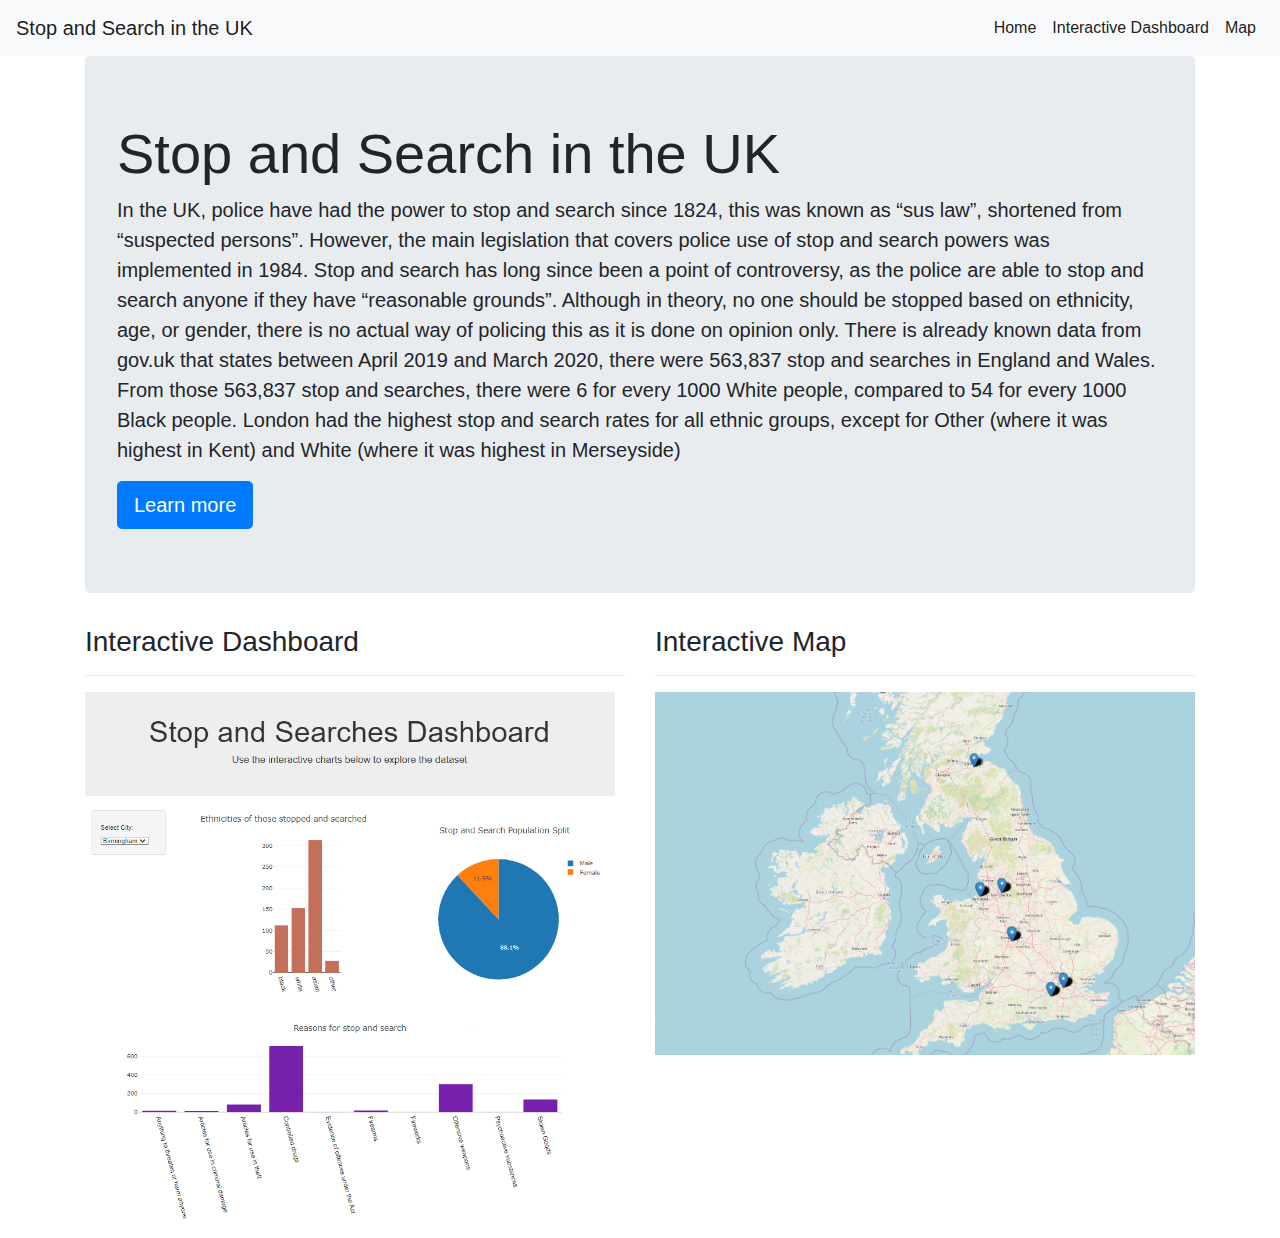
<file: templates/index.html>
<html lang="en">

<head>
  <meta charset="UTF-8">
  <title>Stop and Search in the UK</title>
  <link rel="stylesheet" href="https://stackpath.bootstrapcdn.com/bootstrap/4.3.1/css/bootstrap.min.css" integrity="sha384-ggOyR0iXCbMQv3Xipma34MD+dH/1fQ784/j6cY/iJTQUOhcWr7x9JvoRxT2MZw1T" crossorigin="anonymous">
  <link rel="stylesheet" href="../static/css/style.css">
</head>
<body>
  <nav class="navbar navbar-expand-lg navbar-light bg-light">
    <a class="navbar-brand" href="/">Stop and Search in the UK</a>
    <button class="navbar-toggler" type="button" data-toggle="collapse" data-target="#navbarSupportedContent" aria-controls="navbarSupportedContent" aria-expanded="false" aria-label="Toggle navigation">
      <span class="navbar-toggler-icon"></span>
    </button>

    <div class="collapse navbar-collapse" id="navbarSupportedContent">
      <ul class="navbar-nav ml-auto">
        <li class="nav-item active">
          <a class="nav-link" href="/">Home <span class="sr-only">(current)</span></a>
        </li>
        <li class="nav-item active">
          <a class="nav-link" href="/dashboard">Interactive Dashboard<span class="sr-only">(current)</span></a>
        </li>
        <li class="nav-item active">
          <a class="nav-link" href="/maps">Map<span class="sr-only">(current)</span></a>
        </li>
      </ul>
    </div>
  </nav>

  <div class="container">
    <div class="jumbotron">
      <h1 class="display-4">Stop and Search in the UK</h1>
      <p class="lead"> In the UK, police have had the power to stop and search since 1824, this was known as “sus law”, shortened from “suspected persons”. 
        However, the main legislation that covers police use of stop and search powers was implemented in 1984. Stop and search has long since been a point 
        of controversy, as the police are able to stop and search anyone if they have “reasonable grounds”. Although in theory, no one should be stopped based 
        on ethnicity, age, or gender, there is no actual way of policing this as it is done on opinion only. There is already known data from gov.uk that states
        between April 2019 and March 2020, there were 563,837 stop and searches in England and Wales. From those 563,837 stop and searches, there were 6 for every 
        1000 White people, compared to 54 for every 1000 Black people. London had the highest stop and search rates for all ethnic groups, except for Other (where 
        it was highest in Kent) and White (where it was highest in Merseyside)</p>
      <a class="btn btn-primary btn-lg" href="https://www.ethnicity-facts-figures.service.gov.uk/crime-justice-and-the-law/policing/stop-and-search/latest#download-the-data%E2%80%99" target="_blank" role="button">Learn more</a>
    </div>
  </div>

  <div class="container">
    <div class="row">
      <div class="col-6">
        <h3>Interactive Dashboard</h3>
        <hr>
        <a href="/dashboard">
          <img class="img-multimedia" src="../static/images/dashboard.png">
        </a>
      </div>
      <div class="col-6">
        <h3>Interactive Map</h3>
        <hr>
        <a href="/maps">
          <img class="img-multimedia" src="../static/images/map.png">
        </a>
      </div>
    </div>
  </div>

<script src="https://code.jquery.com/jquery-3.3.1.slim.min.js" integrity="sha384-q8i/X+965DzO0rT7abK41JStQIAqVgRVzpbzo5smXKp4YfRvH+8abtTE1Pi6jizo" crossorigin="anonymous"></script>
<script src="https://cdnjs.cloudflare.com/ajax/libs/popper.js/1.14.7/umd/popper.min.js" integrity="sha384-UO2eT0CpHqdSJQ6hJty5KVphtPhzWj9WO1clHTMGa3JDZwrnQq4sF86dIHNDz0W1" crossorigin="anonymous"></script>
<script src="https://stackpath.bootstrapcdn.com/bootstrap/4.3.1/js/bootstrap.min.js" integrity="sha384-JjSmVgyd0p3pXB1rRibZUAYoIIy6OrQ6VrjIEaFf/nJGzIxFDsf4x0xIM+B07jRM" crossorigin="anonymous"></script>

</body>

</html>
</file>
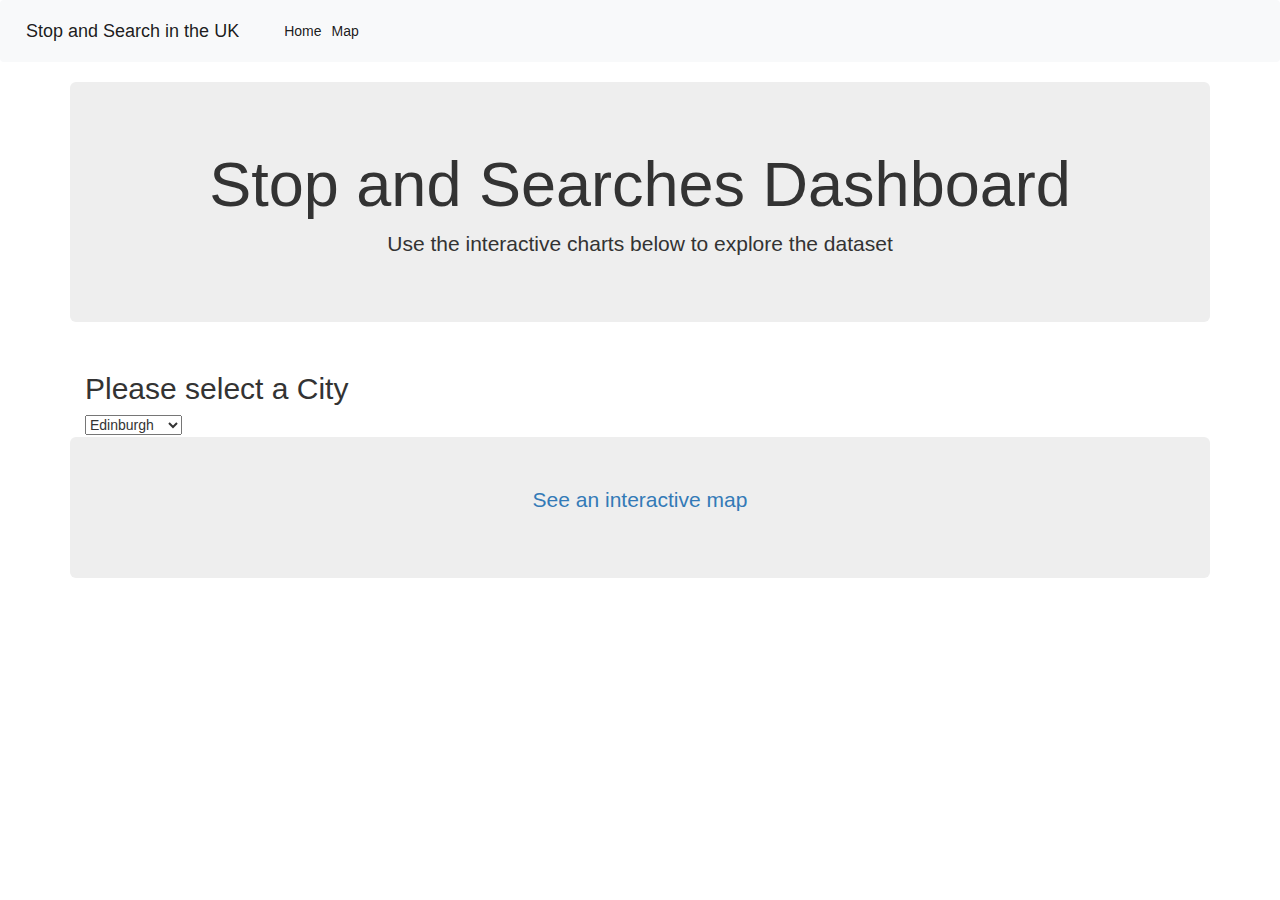
<file: templates/dashboard.html>
<html>
  <head>
      <script src="https://cdn.plot.ly/plotly-2.9.0.min.js"></script>
      <script src= "https://d3js.org/d3.v4.min.js"> </script>
      <meta charset="UTF-8">
      <title>Stop and Search in the UK</title>
      <link rel="stylesheet" href="https://stackpath.bootstrapcdn.com/bootstrap/4.3.1/css/bootstrap.min.css" integrity="sha384-ggOyR0iXCbMQv3Xipma34MD+dH/1fQ784/j6cY/iJTQUOhcWr7x9JvoRxT2MZw1T" crossorigin="anonymous">
    <link rel="stylesheet" href="https://maxcdn.bootstrapcdn.com/bootstrap/3.3.7/css/bootstrap.min.css">
    <link rel="stylesheet" type="text/css" href="../static/css/style.css">
  </head>
<body>
  <nav class="navbar navbar-expand-lg navbar-light bg-light">
      <a class="navbar-brand" href="/">Stop and Search in the UK</a>
      <button class="navbar-toggler" type="button" data-toggle="collapse" data-target="#navbarSupportedContent" aria-controls="navbarSupportedContent" aria-expanded="false" aria-label="Toggle navigation">
        <span class="navbar-toggler-icon"></span>
      </button>
  
      <div class="collapse navbar-collapse" id="navbarSupportedContent">
        <ul class="navbar-nav mr-auto">
          <li class="nav-item active">
            <a class="nav-link" href="/">Home <span class="sr-only">(current)</span></a>
          </li>
          <li class="nav-item active">
            <a class="nav-link" href="/maps">Map <span class="sr-only">(current)</span></a>
          </li>
        </ul>
      </div>
    </nav>

<div class="container">
  <div class="row">
      <div class="col-md-12 jumbotron text-center">
          <h1>Stop and Searches Dashboard</h1>
          <p>Use the interactive charts below to explore the dataset</p>
      </div>
  </div>
</div>
  
<div class="container">
     <h2>Please select a City</h2>
          <select id="selDataset" onchange="optionChanged(this.value)">
              <option value="edinburgh">Edinburgh</option>
              <option value="Birmingham">Birmingham</option>
              <option value="london">London</option>
              <option value="liverpool">Liverpool</option>
              <option value="manchester">Manchester</option>
              <option value="surrey">Surrey</option> 
          </select>
</div>
   
<div class="graphs">
  <div class="row">
      <div class="col-md-6">
          <div id="bar"></div>
      </div>
      <div class="col-md-6">
          <div id="piechart"></div>
      </div>
  </div>
  <div class="row">
      <div class="col-md-12">
          <div id="bar2"></div>
      </div>
  </div>
</div>

<div class="container">
  <div class="row">
      <div class="col-md-12 jumbotron text-center">
          <p><a href="/maps">See an interactive map</a></p>
      </div>
  </div>
</div>

<script src="../static/js/interactive_dashboard.js"></script>

</body>

</html>
</file>
<file: static/css/style.css>
.img-multimedia {
    margin-right: 5px;
    margin-bottom: 10px;
    width: 100%;
    height: auto;
    float: left;
};
</file>
